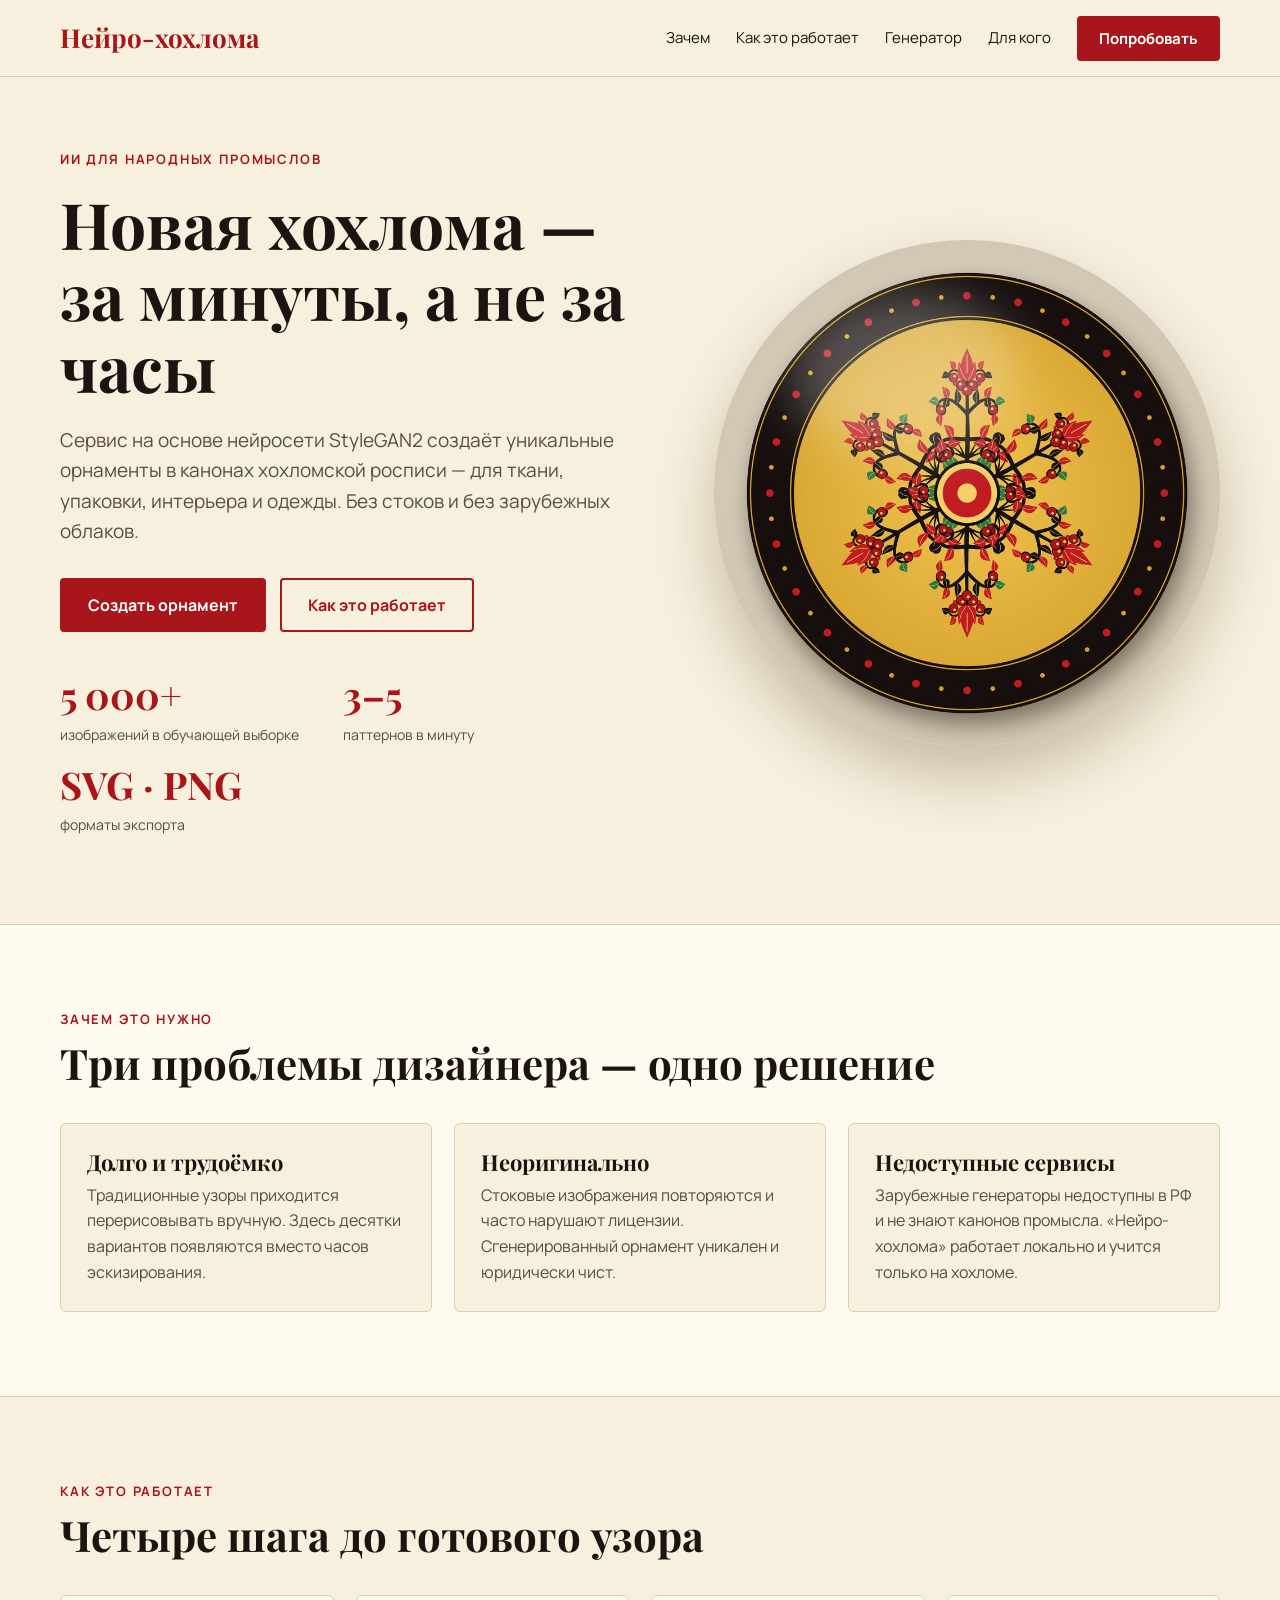
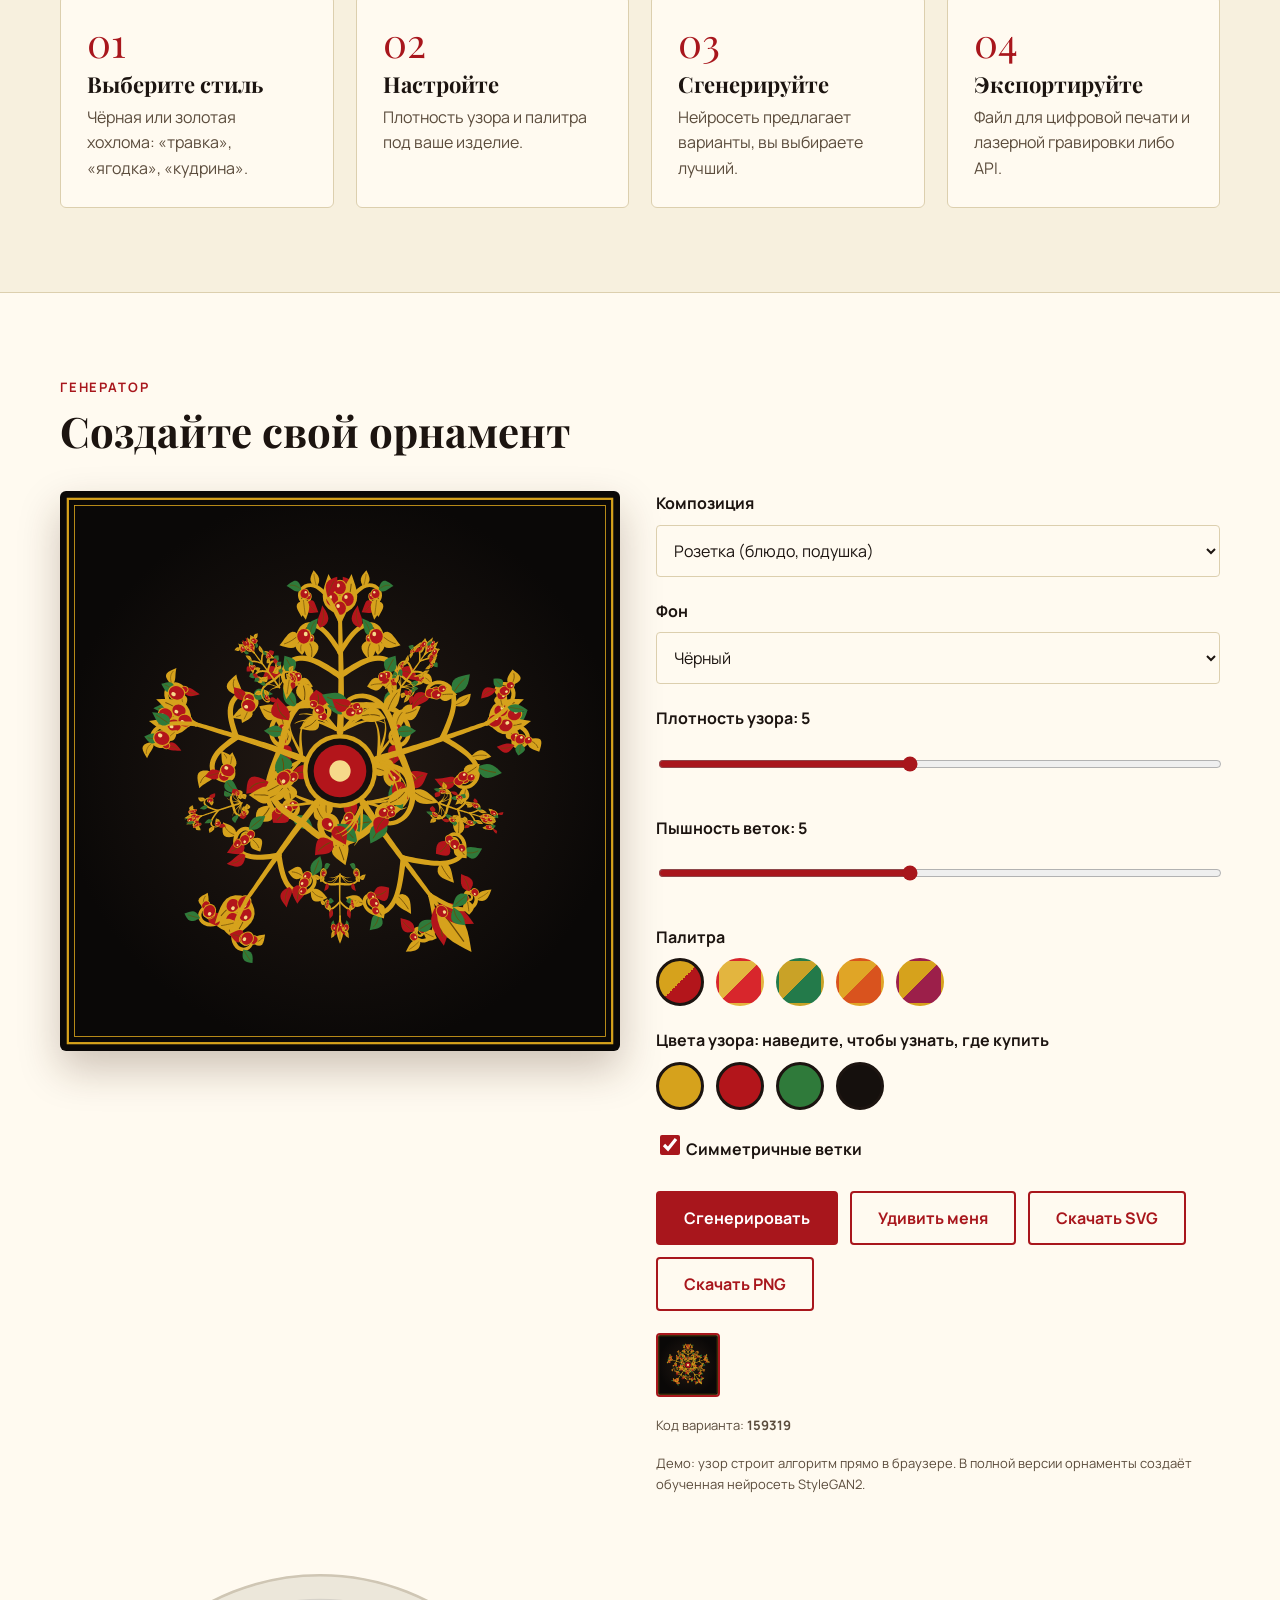
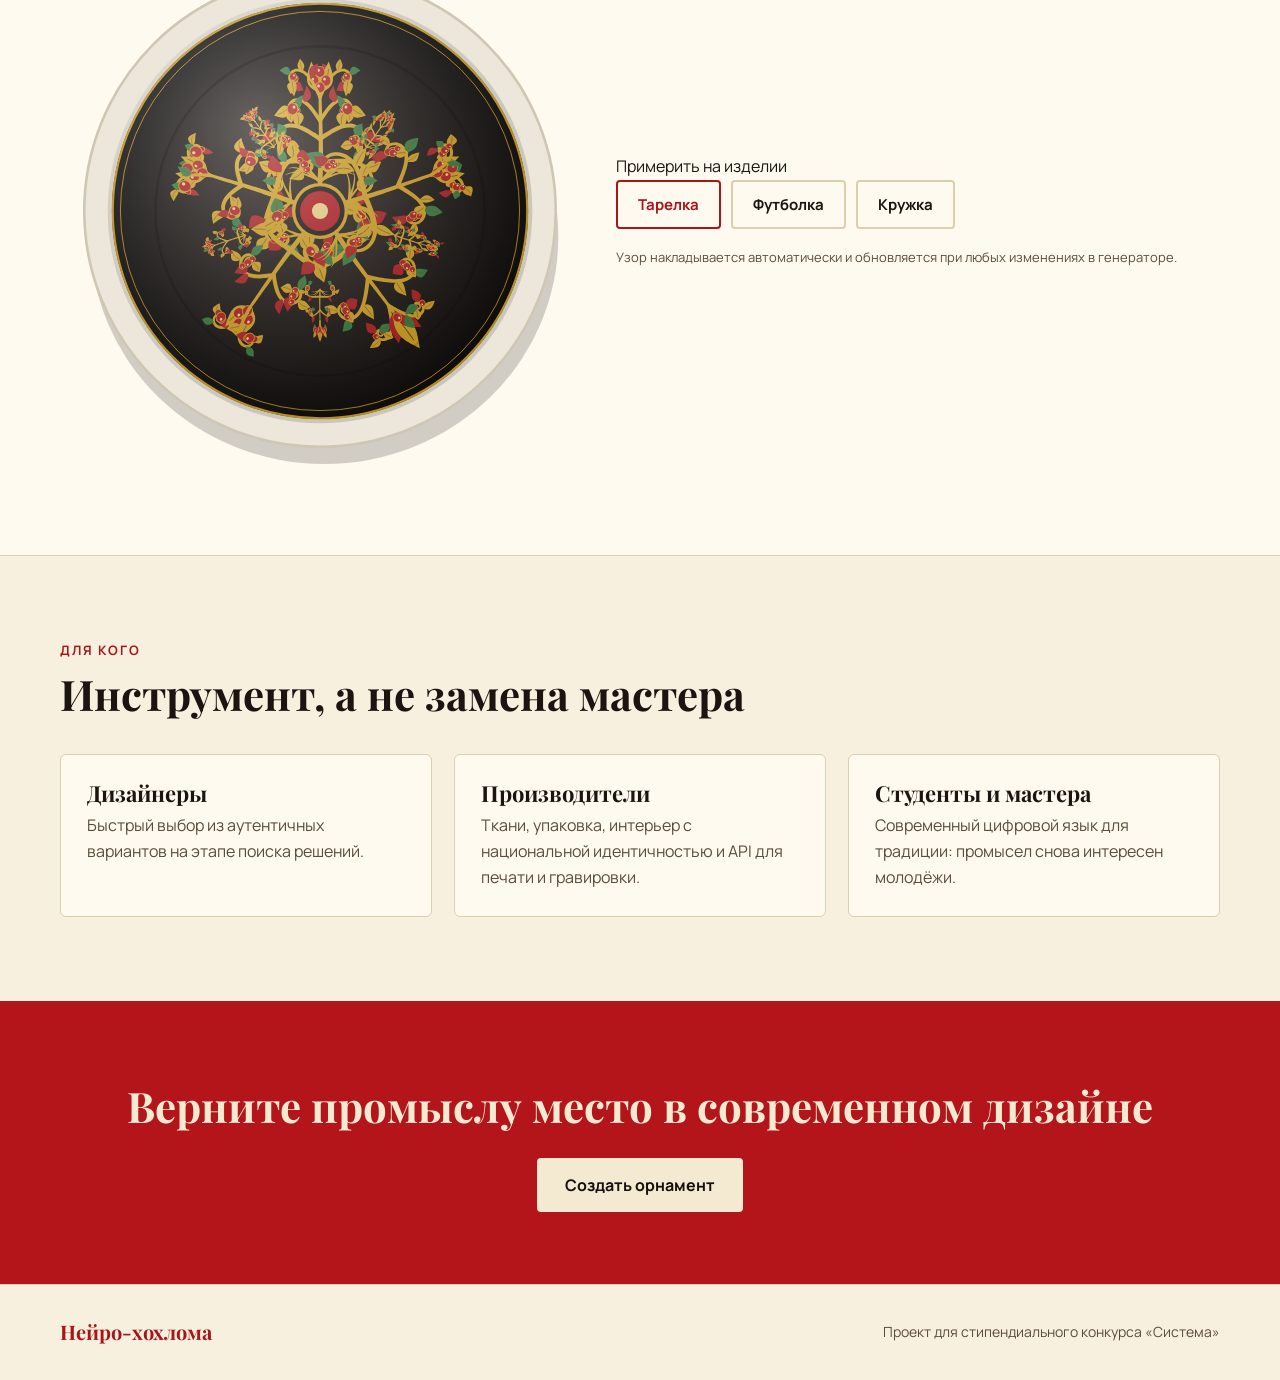
<file: index-single-file.html>
<!doctype html>
<html lang="ru">
<head>
<meta charset="utf-8">
<meta name="viewport" content="width=device-width, initial-scale=1, viewport-fit=cover">
<meta name="description" content="Нейро-хохлома: генератор орнаментов в стилистике хохломской росписи">
<title>Нейро-хохлома — генератор хохломских орнаментов</title>
<link href="https://fonts.googleapis.com/css2?family=Playfair+Display:wght@600;700&family=Manrope:wght@400;500;700&display=swap" rel="stylesheet">
<style>
:root{--bg:#f7f0de;--fg:#1c1410;--mut:#5b4c3c;--card:#fffaf0;--line:#dccfae;--acc:#a8161c;--on:#fff;--sh:rgba(60,30,10,.25);
box-sizing:border-box;padding-top:env(safe-area-inset-top,0px);padding-bottom:env(safe-area-inset-bottom,0px)}
@media (prefers-color-scheme:dark){:root:not([data-theme="light"]){--bg:#14100e;--fg:#f4ead2;--mut:#b9ad92;--card:#1d1714;--line:#3a2d22;--acc:#d6a21c;--on:#14100e;--sh:rgba(0,0,0,.6)}}
:root[data-theme="dark"]{--bg:#14100e;--fg:#f4ead2;--mut:#b9ad92;--card:#1d1714;--line:#3a2d22;--acc:#d6a21c;--on:#14100e;--sh:rgba(0,0,0,.6)}
html{scroll-padding-top:env(safe-area-inset-top,0px);scroll-behavior:smooth}
body{margin:0;background:var(--bg);color:var(--fg);font-family:'Manrope',system-ui,sans-serif;line-height:1.6}
.in{max-width:1160px;margin:0 auto;padding:0 24px}
h1,h2,h3,.logo{font-family:'Playfair Display',Georgia,serif;font-weight:700;margin:0;line-height:1.12}
h2{font-size:clamp(30px,4.5vw,42px);margin:10px 0 36px}
h3{font-size:22px;margin:0 0 8px}
p{margin:0}
.eb{color:var(--acc);font-size:13px;letter-spacing:.14em;text-transform:uppercase;font-weight:700}
.btn{display:inline-block;padding:14px 26px;border-radius:4px;font:700 16px 'Manrope',sans-serif;text-decoration:none;border:2px solid var(--acc);cursor:pointer;background:var(--acc);color:var(--on);min-height:44px;box-sizing:border-box}
.btn.o{background:transparent;color:var(--acc)}
.btn:hover{filter:brightness(1.1)}
header{border-bottom:1px solid var(--line)}
header .in{display:flex;align-items:center;justify-content:space-between;flex-wrap:wrap;gap:12px;min-height:76px}
.logo{font-size:26px;color:var(--acc)}
nav{display:flex;align-items:center;flex-wrap:wrap;gap:6px 26px}
nav a:not(.btn){color:var(--fg);text-decoration:none;font-size:15px}
nav a:not(.btn):hover{color:var(--acc)}
.hero{padding:72px 0 88px}
.hero .in{display:flex;flex-wrap:wrap;align-items:center;gap:48px}
.hero .tx{flex:1 1 440px}
.hero h1{font-size:clamp(38px,6vw,64px);margin:18px 0 22px}
.hero .lead{font-size:19px;color:var(--mut);max-width:560px;margin-bottom:32px}
.hero .im{flex:1 1 340px;max-width:520px}
.hero img{width:100%;height:auto;display:block;border-radius:50%;box-shadow:0 30px 60px var(--sh)}
.stats{display:flex;flex-wrap:wrap;gap:20px 44px;margin-top:44px}
.num{font-family:'Playfair Display',serif;font-size:38px;font-weight:700;color:var(--acc);line-height:1}
.stats small{display:block;color:var(--mut);font-size:14px;margin-top:6px}
section.s{padding:84px 0}
section.alt{background:var(--card);border-block:1px solid var(--line)}
.grid{display:grid;grid-template-columns:repeat(auto-fit,minmax(240px,1fr));gap:22px}
.card{background:var(--card);border:1px solid var(--line);border-radius:6px;padding:26px}
.alt .card{background:var(--bg)}
.card p{color:var(--mut)}
.step{font-family:'Playfair Display',serif;font-size:40px;color:var(--acc);display:block;margin-bottom:10px;line-height:1}
.gen{display:flex;flex-wrap:wrap;gap:36px;align-items:flex-start}
#out{flex:1 1 360px;max-width:560px;aspect-ratio:1;border-radius:6px;overflow:hidden;box-shadow:0 18px 40px var(--sh);line-height:0}
#out svg{width:100%;height:100%;display:block}
.ctl{flex:1 1 300px;min-width:0}
.ctl label,.ctl .lb{display:block;font-weight:700;margin:22px 0 8px}
.ctl label:first-child{margin-top:0}
select{width:100%;padding:13px;font:16px 'Manrope',sans-serif;background:var(--card);color:var(--fg);border:1px solid var(--line);border-radius:4px;min-height:44px;box-sizing:border-box}
input[type=range]{width:100%;accent-color:var(--acc);min-height:44px}
.pals{display:flex;gap:12px}
.pals button{width:48px;height:48px;border-radius:50%;border:3px solid transparent;cursor:pointer;padding:0}
.pals button[aria-pressed=true]{border-color:var(--fg)}
.acts{display:flex;flex-wrap:wrap;gap:12px;margin-top:28px}
.var{display:flex;gap:10px;flex-wrap:wrap;margin-top:22px}
.var button{width:64px;height:64px;padding:0;border:2px solid var(--line);border-radius:4px;overflow:hidden;cursor:pointer;background:none;line-height:0}
.var button[aria-pressed=true]{border-color:var(--acc)}
.var svg{width:100%;height:100%}
.ck{display:flex;gap:10px;align-items:center;font-weight:500;margin-top:22px}.ck input{width:20px;height:20px;accent-color:var(--acc)}
.note{font-size:13px;color:var(--mut);margin-top:18px}
.cta{background:#b3151b;color:#f4ead2;text-align:center;padding:72px 0}
.cta h2{margin-bottom:28px}
.cta .btn{background:#f4ead2;color:#14100e;border-color:#f4ead2}
footer{padding:36px 0;border-top:1px solid var(--line);color:var(--mut);font-size:14px}
footer .in{display:flex;flex-wrap:wrap;justify-content:space-between;gap:12px}
.mock{display:flex;flex-wrap:wrap;gap:36px;align-items:center;margin-top:56px}
#mk{flex:1 1 360px;max-width:520px;line-height:0}#mk svg{width:100%;height:auto}
.mkc{flex:1 1 280px}
.tabs{display:flex;gap:10px;flex-wrap:wrap;margin-bottom:14px}.tabs button{padding:12px 20px;border:2px solid var(--line);background:var(--card);color:var(--fg);border-radius:4px;font:700 15px 'Manrope',sans-serif;cursor:pointer;min-height:44px}.tabs button[aria-pressed=true]{border-color:var(--acc);color:var(--acc)}
.cols{position:relative;display:flex;gap:12px;flex-wrap:wrap}.cols>button,.shc button{width:48px;height:48px;border-radius:50%;border:3px solid var(--fg);cursor:pointer;padding:0}
.shc{display:flex;gap:12px;margin:14px 0}.shc button[aria-pressed=true]{outline:3px solid var(--acc);outline-offset:2px}
#tip{position:absolute;left:0;top:60px;z-index:5;width:min(360px,88vw);max-height:70vh;overflow:auto;background:var(--card);color:var(--fg);border:1px solid var(--line);border-radius:6px;padding:16px;box-shadow:0 12px 30px var(--sh);line-height:1.4;font-size:14px}
#tip a{color:var(--acc);font-weight:700}#tip ul{margin:8px 0;padding-left:18px}
.tsw{display:flex;gap:12px;align-items:center}.tsw i{width:44px;height:44px;border-radius:6px;border:1px solid var(--line);flex:none}
</style>
</head>
<body>
<header><div class="in"><div class="logo">Нейро-хохлома</div>
<nav><a href="#why">Зачем</a><a href="#how">Как это работает</a><a href="#gen">Генератор</a><a href="#who">Для кого</a><a class="btn" href="#gen" style="padding:10px 20px;font-size:15px">Попробовать</a></nav></div></header>

<main>
<section class="hero"><div class="in">
<div class="tx"><div class="eb">ИИ для народных промыслов</div>
<h1>Новая хохлома — за минуты, а не за часы</h1>
<p class="lead">Сервис на основе нейросети StyleGAN2 создаёт уникальные орнаменты в канонах хохломской росписи — для ткани, упаковки, интерьера и одежды. Без стоков и без зарубежных облаков.</p>
<div style="display:flex;flex-wrap:wrap;gap:14px"><a class="btn" href="#gen">Создать орнамент</a><a class="btn o" href="#how">Как это работает</a></div>
<div class="stats"><div><span class="num">5 000+</span><small>изображений в обучающей выборке</small></div><div><span class="num">3–5</span><small>паттернов в минуту</small></div><div><span class="num">SVG · PNG</span><small>форматы экспорта</small></div></div></div>
<div class="im"><img src="[data-uri]" alt="Хохломское блюдо с орнаментом, созданным по канону росписи" width="520" height="520"></div>
</div></section>

<section class="s alt" id="why"><div class="in"><div class="eb">Зачем это нужно</div><h2>Три проблемы дизайнера — одно решение</h2>
<div class="grid">
<div class="card"><h3>Долго и трудоёмко</h3><p>Традиционные узоры приходится перерисовывать вручную. Здесь десятки вариантов появляются вместо часов эскизирования.</p></div>
<div class="card"><h3>Неоригинально</h3><p>Стоковые изображения повторяются и часто нарушают лицензии. Сгенерированный орнамент уникален и юридически чист.</p></div>
<div class="card"><h3>Недоступные сервисы</h3><p>Зарубежные генераторы недоступны в РФ и не знают канонов промысла. «Нейро-хохлома» работает локально и учится только на хохломе.</p></div>
</div></div></section>

<section class="s" id="how"><div class="in"><div class="eb">Как это работает</div><h2>Четыре шага до готового узора</h2>
<div class="grid">
<div class="card"><span class="step">01</span><h3>Выберите стиль</h3><p>Чёрная или золотая хохлома: «травка», «ягодка», «кудрина».</p></div>
<div class="card"><span class="step">02</span><h3>Настройте</h3><p>Плотность узора и палитра под ваше изделие.</p></div>
<div class="card"><span class="step">03</span><h3>Сгенерируйте</h3><p>Нейросеть предлагает варианты, вы выбираете лучший.</p></div>
<div class="card"><span class="step">04</span><h3>Экспортируйте</h3><p>Файл для цифровой печати и лазерной гравировки либо API.</p></div>
</div></div></section>

<section class="s alt" id="gen"><div class="in"><div class="eb">Генератор</div><h2>Создайте свой орнамент</h2>
<div class="gen">
<div id="out" role="img" aria-label="Сгенерированный хохломской орнамент"></div>
<div class="ctl">
<label for="cp">Композиция</label>
<select id="cp"><option value="rose">Розетка (блюдо, подушка)</option><option value="branch">Ветка в рамке</option><option value="repeat">Рапорт для ткани</option><option value="scatter">Россыпь</option></select>
<label for="st">Фон</label>
<select id="st"><option value="black">Чёрный</option><option value="gold">Золотой</option><option value="red">Алый</option><option value="cream">Кремовый</option></select>
<label for="dn">Плотность узора: <span id="dv">5</span></label>
<input id="dn" type="range" min="1" max="10" value="5">
<label for="ls">Пышность веток: <span id="lv">5</span></label>
<input id="ls" type="range" min="1" max="10" value="5">
<div class="lb" id="pl">Палитра</div>
<div class="pals" role="group" aria-labelledby="pl">
<button type="button" data-p="classic" aria-label="Классика" aria-pressed="true" style="background:linear-gradient(135deg,#d6a21c 50%,#b3151b 50%)"></button>
<button type="button" data-p="scarlet" aria-label="Алая" aria-pressed="false" style="background:linear-gradient(135deg,#e3b53f 50%,#d8262c 50%)"></button>
<button type="button" data-p="forest" aria-label="Лесная" aria-pressed="false" style="background:linear-gradient(135deg,#c9a227 50%,#237a4a 50%)"></button>
<button type="button" data-p="amber" aria-label="Янтарная" aria-pressed="false" style="background:linear-gradient(135deg,#e0a526 50%,#d9531e 50%)"></button>
<button type="button" data-p="berry" aria-label="Ягодная" aria-pressed="false" style="background:linear-gradient(135deg,#d6a21c 50%,#9c1f4a 50%)"></button>
</div>
<div class="lb">Цвета узора: наведите, чтобы узнать, где купить</div>
<div class="cols" id="cols"></div>
<label class="ck"><input type="checkbox" id="sy" checked> Симметричные ветки</label>
<div class="acts"><button class="btn" id="go" type="button">Сгенерировать</button><button class="btn o" id="rnd" type="button">Удивить меня</button><button class="btn o" id="dsvg" type="button">Скачать SVG</button><button class="btn o" id="dpng" type="button">Скачать PNG</button></div>
<div class="var" id="var" aria-label="Последние варианты"></div>
<p class="note">Код варианта: <b id="sd"></b></p>
<p class="note" id="msg">Демо: узор строит алгоритм прямо в браузере. В полной версии орнаменты создаёт обученная нейросеть StyleGAN2.</p>
</div></div>
<div class="mock"><div id="mk" role="img" aria-label="Узор на изделии"></div>
<div class="mkc"><div class="lb">Примерить на изделии</div>
<div class="tabs" id="tabs"><button type="button" data-i="plate" aria-pressed="true">Тарелка</button><button type="button" data-i="shirt" aria-pressed="false">Футболка</button><button type="button" data-i="mug" aria-pressed="false">Кружка</button></div>
<div id="shw" hidden><div class="lb" style="margin:0">Цвет футболки</div><div class="shc" id="shc"><button type="button" data-c="#f4f1ea" aria-label="Белая" aria-pressed="true" style="background:#f4f1ea"></button><button type="button" data-c="#1c1c1c" aria-label="Чёрная" aria-pressed="false" style="background:#1c1c1c"></button><button type="button" data-c="#8a8f98" aria-label="Серая" aria-pressed="false" style="background:#8a8f98"></button><button type="button" data-c="#e8dcc0" aria-label="Кремовая" aria-pressed="false" style="background:#e8dcc0"></button></div></div>
<p class="note">Узор накладывается автоматически и обновляется при любых изменениях в генераторе.</p></div></div>
</div></section>

<section class="s" id="who"><div class="in"><div class="eb">Для кого</div><h2>Инструмент, а не замена мастера</h2>
<div class="grid">
<div class="card"><h3>Дизайнеры</h3><p>Быстрый выбор из аутентичных вариантов на этапе поиска решений.</p></div>
<div class="card"><h3>Производители</h3><p>Ткани, упаковка, интерьер с национальной идентичностью и API для печати и гравировки.</p></div>
<div class="card"><h3>Студенты и мастера</h3><p>Современный цифровой язык для традиции: промысел снова интересен молодёжи.</p></div>
</div></div></section>

<section class="cta"><div class="in"><h2>Верните промыслу место в современном дизайне</h2><a class="btn" href="#gen">Создать орнамент</a></div></section>
</main>
<footer><div class="in"><span class="logo" style="font-size:20px">Нейро-хохлома</span><span>Проект для стипендиального конкурса «Система»</span></div></footer>

<script>
(function(){
const f=n=>Math.round(n*10)/10,R=Math.PI/180,cl=(v,a,b)=>Math.max(a,Math.min(b,v));
const PAL={classic:['#d6a21c','#b3151b','#2f7a3a'],scarlet:['#e3b53f','#d8262c','#7d1a1e'],forest:['#c9a227','#a8231f','#237a4a'],amber:['#e0a526','#d9531e','#3d6b3a'],berry:['#d6a21c','#9c1f4a','#2f7a58']};
function theme(st,pk){const [g,r,n]=PAL[pk],blk='#16100d',cr='#f4ead2';
 if(st==='black')return{bg:['#241a14','#0a0807'],flat:'#15100d',stem:g,leaf:pk==='forest'?[n,g,n,r]:pk==='scarlet'?[r,g,r,n]:[g,r,g,n],vein:'#6b4a08',berry:r,ring:g,hi:'#f6d98a',fr:g,rose:[g,blk,r,'#f6d98a']};
 if(st==='gold')return{bg:['#f0c75e','#c48c16'],flat:'#d9a52a',stem:blk,leaf:pk==='forest'?[n,blk,n,r]:[r,blk,r,n],vein:'#f6d98a',berry:r,ring:blk,hi:'#f6d98a',fr:blk,rose:[blk,'#f6d98a',r,'#f6d98a']};
 if(st==='red')return{bg:['#b3151b','#640c10'],flat:'#8f1519',stem:g,leaf:[cr,g,cr,n],vein:'#640c10',berry:cr,ring:g,hi:'#fff',fr:g,rose:[g,'#640c10',cr,g]};
 return{bg:['#f8f0d8','#e4d4a4'],flat:'#f1e6c8',stem:blk,leaf:[r,blk,g,n],vein:'#f8f0d8',berry:r,ring:blk,hi:'#f6d98a',fr:blk,rose:[blk,g,r,'#f8f0d8']}}
function mb(a){return function(){a|=0;a=a+0x6D2B79F5|0;let t=Math.imul(a^a>>>15,1|a);t=t+Math.imul(t^t>>>7,61|t)^t;return((t^t>>>14)>>>0)/4294967296}}
const P=a=>a.map(q=>f(q[0])+' '+f(q[1])).join('L');
function curl(x,y,a0,L,k0,k1,sg,p){const n=Math.max(20,L/1.5|0),ds=L/n;let a=a0*R,lx=x,ly=y,la=a;const o=[[x,y,a]];for(let i=0;i<n;i++){const k=k0+(k1-k0)*Math.pow(i/n,p);a+=sg*k*ds;x+=Math.cos(a)*ds;y+=Math.sin(a)*ds;if(i===n-1||Math.hypot(x-lx,y-ly)>=7||Math.abs(a-la)>=.2){o.push([x,y,a]);lx=x;ly=y;la=a}}return o}
function taper(pts,w0,w1,c){const l=[],r=[],n=pts.length;for(let i=0;i<n;i++){const a=pts[Math.max(0,i-1)],b=pts[Math.min(n-1,i+1)];let dx=b[0]-a[0],dy=b[1]-a[1];const d=Math.hypot(dx,dy)||1;dx/=d;dy/=d;const w=(w0+(w1-w0)*i/(n-1))/2;l.push([pts[i][0]-dy*w,pts[i][1]+dx*w]);r.push([pts[i][0]+dy*w,pts[i][1]-dx*w])}
 return`<path d="M${P(l.concat(r.reverse()))}Z" fill="${c}"/><circle cx="${f(pts[0][0])}" cy="${f(pts[0][1])}" r="${f(w0/2)}" fill="${c}"/>`}
function leaf(x,y,ang,L,wd,c,v,bd,sh){sh=sh||.8;const a=ang*R,dx=Math.cos(a),dy=Math.sin(a),nx=-dy,ny=dx,l=[],r=[],m=[],n=9;for(let i=0;i<=n;i++){const t=i/n,w=wd*Math.sin(Math.PI*Math.pow(t,sh))*(1-.2*t),cx=x+dx*L*t+nx*bd*Math.sin(Math.PI*t)*L,cy=y+dy*L*t+ny*bd*Math.sin(Math.PI*t)*L;l.push([cx+nx*w,cy+ny*w]);r.push([cx-nx*w,cy-ny*w]);m.push([cx,cy])}
 return`<path d="M${P(l.concat(r.reverse()))}Z" fill="${c}"/><path d="M${P(m.slice(1,8))}" stroke="${v}" stroke-width="${f(Math.max(1.2,wd*.1))}" fill="none"/>`}
function berry(x,y,r,T){return`<circle cx="${f(x)}" cy="${f(y)}" r="${f(r+Math.max(2,r*.16))}" fill="${T.ring}"/><circle cx="${f(x)}" cy="${f(y)}" r="${f(r)}" fill="${T.berry}"/><circle cx="${f(x-r*.32)}" cy="${f(y+r*.32)}" r="${f(r*.3)}" fill="${T.hi}"/>`}
function side(T,rnd,V){const J=(v,p)=>v*(1+(rnd()-.5)*2*p),lx=V.lush;let s='',k=Math.floor(rnd()*4);
 const nC=cl(2+Math.floor(lx/4)+(rnd()<.35?1:0),2,4);
 for(let i=0;i<nC;i++){const t=nC>1?i/(nC-1):0,y=J(55+t*195,.06),a0=J(5+t*68,.15),L=J(380-t*160,.1),k1=J(.13+t*.02,.18),pa=curl(0,y,a0,L,.0006+.0004*t,k1,-1,1.6+rnd());
  s+=taper(pa,15-4*t,3.5,T.stem);
  const nl=3+Math.floor(lx/4)+(rnd()<.4?1:0),lf=64-18*t;
  for(let j=0;j<nl;j++){const u=.14+.64*(j+rnd()*.5)/nl,q=pa[(u*(pa.length-1))|0];
   s+=leaf(q[0],q[1],q[2]/R+40+rnd()*28,lf*(1.1-u*.5)*J(1,.15),lf*(.24+rnd()*.12),T.leaf[k++%4],T.vein,(rnd()-.4)*.3,.6+rnd()*.5)}
  if(lx>4)for(let j=0;j<2;j++){const u=.35+.3*j+rnd()*.1,q=pa[(u*(pa.length-1))|0],d=20+rnd()*8;s+=berry(q[0]+Math.sin(q[2])*d,q[1]-Math.cos(q[2])*d,7+rnd()*4,T)}
  const e=pa[pa.length-1],ty=rnd();
  if(ty<.6)s+=berry(e[0],e[1],13+rnd()*5,T);
  else if(ty<.8)s+=leaf(e[0],e[1],e[2]/R,50,14,T.leaf[k++%4],T.vein,0,.8);
  else{s+=berry(e[0],e[1],11,T);s+=berry(e[0]+9,e[1]+16,8,T)}}
 const ng=2+(rnd()*3|0);for(let g=0;g<ng;g++)s+=taper(curl(10,6,12+g*(50/ng)+rnd()*10,J(100,.15),0,.02,-1,1.5),8,1,T.stem);return s}
function mid(T,rnd){const st=[];for(let i=0;i<=40;i++){const t=i/40;st.push([Math.sin(t*3)*5*(1-t),t*285])}
 let s=taper(st,17,9,T.stem);const v=rnd()*3|0;
 if(v===0){[[90,120,0],[62,80,2],[118,80,2]].forEach(l=>{s+=leaf(0,285,l[0],l[1],l[1]*.27,T.leaf[l[2]],T.vein,l[0]===90?0:(l[0]<90?-.1:.1))});[[-26,268],[26,268],[0,250]].forEach(b=>{s+=berry(b[0],b[1],17,T)})}
 else if(v===1){[[72,95],[108,95]].forEach(l=>{s+=leaf(0,262,l[0],l[1],24,T.leaf[2],T.vein,l[0]<90?-.1:.1,.8)});[[-20,296],[20,296],[0,322],[0,276]].forEach(b=>{s+=berry(b[0],b[1],15,T)})}
 else{[[60,95,1],[90,130,0],[120,95,1]].forEach(l=>{s+=leaf(0,282,l[0],l[1],l[1]*.25,T.leaf[l[2]],T.vein,0,.9)});s+=berry(0,300,13,T)}
 return s}
function sprig(ox,oy,rot,sc,sx,T,rnd,V){const a=side(T,rnd,V),b=mid(T,rnd),a2=V.sym?a:side(T,rnd,V);
 return`<g transform="translate(${f(ox)} ${f(oy)}) rotate(${f(-rot)})"><g transform="scale(${f(sx*sc)} ${f(-sc)})">${a}${b}</g><g transform="scale(${f(-sx*sc)} ${f(-sc)})">${a2}</g></g>`}
function gen(S,round){const {seed,comp,st,d,p,lush,sym}=S,rnd=mb(seed),T=theme(st,p),V={lush,sym},C=500,uid=[seed,comp,st,d,p,lush,sym?1:0].join('_');
 let body='',frame=true,defs=`<radialGradient id="g${uid}"><stop offset="0" stop-color="${T.bg[0]}"/><stop offset="1" stop-color="${T.bg[1]}"/></radialGradient>`,bg=`url(#g${uid})`;
 if(comp==='rose'){const N=d>5?6:5,sx=N===6?.78:.9;
  for(let k=0;k<N;k++){const an=90+k*360/N;body+=sprig(C+70*Math.cos(an*R),C-70*Math.sin(an*R),an-90,.78,sx,T,rnd,V)}
  for(let k=0;k<N;k++){const an=90+(k+.5)*360/N;
   if(d>=3)body+=sprig(C+185*Math.cos(an*R),C-185*Math.sin(an*R),an-90,.26,.9,T,rnd,V);
   if(d>=7)body+=sprig(C+335*Math.cos(an*R),C-335*Math.sin(an*R),an-90,.2,.9,T,rnd,V);
   if(d>=9)body+=sprig(C+420*Math.cos(an*R),C-420*Math.sin(an*R),an-90,.12,.9,T,rnd,V)}
  body+=`<circle cx="${C}" cy="${C}" r="66" fill="${T.rose[0]}"/><circle cx="${C}" cy="${C}" r="58" fill="${T.rose[1]}"/><circle cx="${C}" cy="${C}" r="47" fill="${T.rose[2]}"/><circle cx="${C}" cy="${C}" r="19" fill="${T.rose[3]}"/>`}
 else if(comp==='branch'){body+=sprig(C,905,0,1.38,1,T,rnd,V);
  if(d>=3)[[100,900,-45],[900,900,45],[100,100,-135],[900,100,135]].forEach(c=>{body+=sprig(c[0],c[1],c[2],.5,.85,T,rnd,V)});
  if(d>=6)[[130,660,-32],[870,660,32]].forEach(c=>{body+=sprig(c[0],c[1],c[2],.42,.85,T,rnd,V)});
  if(d>=8)[[70,480,-22],[930,480,22]].forEach(c=>{body+=sprig(c[0],c[1],c[2],.3,.85,T,rnd,V)})}
 else if(comp==='repeat'){frame=false;bg=T.flat;const cols=2+Math.floor(d/3),cw=1000/cols,sc=cw/414*.95,rows=Math.ceil(1000/cw)+1;
  defs+=`<g id="a${uid}">${sprig(0,0,0,sc,.9,T,rnd,V)}</g><g id="b${uid}">${sprig(0,0,0,sc,.9,T,rnd,V)}</g>`;
  for(let r=0;r<=rows;r++)for(let c=-1;c<=cols;c++){const x=c*cw+cw/2+(r%2)*cw/2,y=r*cw*.98+cw*.5;body+=`<use href="#${(r+c)%2?'a':'b'}${uid}" transform="translate(${f(x)} ${f(y)})"/>`}}
 else{const M=7+d*2,pl=[];for(let a=0;a<900&&pl.length<M;a++){const sc=.2+rnd()*.22,x=90+rnd()*820,y=90+rnd()*820;if(pl.every(q=>Math.hypot(q.x-x,q.y-y)>(q.sc+sc)*230))pl.push({x,y,sc,rot:rnd()*360})}
  pl.sort((a,b)=>a.sc-b.sc).forEach(q=>{body+=sprig(q.x,q.y,q.rot,q.sc,.9,T,rnd,V)})}
 if(round&&comp!=='rose'&&comp!=='repeat')body=`<g transform="translate(500 500) scale(.78) translate(-500 -500)">${body}</g>`;const fr=round?`<circle cx="500" cy="500" r="488" fill="none" stroke="${T.fr}" stroke-width="5"/><circle cx="500" cy="500" r="470" fill="none" stroke="${T.fr}" stroke-width="2"/>`:frame?`<rect x="14" y="14" width="972" height="972" fill="none" stroke="${T.fr}" stroke-width="4"/><rect x="26" y="26" width="948" height="948" fill="none" stroke="${T.fr}" stroke-width="1.5"/>`:'';
 return`<svg xmlns="http://www.w3.org/2000/svg" viewBox="0 0 1000 1000" width="1000" height="1000"><defs>${defs}${round?`<clipPath id="rc${uid}"><circle cx="500" cy="500" r="486"/></clipPath>`:''}</defs>${round?`<circle cx="500" cy="500" r="490" fill="${bg}"/><g clip-path="url(#rc${uid})">${body}</g>${fr}`:`<rect width="1000" height="1000" fill="${bg}"/>${fr}${body}`}</svg>`}

const $=id=>document.getElementById(id),pick=a=>a[Math.random()*a.length|0],ns=()=>(Math.random()*1e6)|0;
const S={seed:ns(),comp:'rose',st:'black',d:5,lush:5,p:'classic',sym:true},H=[];
const snap=()=>Object.assign({},S),TH=new Map(),thumb=h=>{const k=JSON.stringify(h);if(!TH.has(k)){if(TH.size>40)TH.clear();TH.set(k,gen(h))}return TH.get(k)};
function sync(){$('cp').value=S.comp;$('st').value=S.st;$('dn').value=S.d;$('dv').textContent=S.d;$('ls').value=S.lush;$('lv').textContent=S.lush;$('sy').checked=S.sym;$('sd').textContent=S.seed;document.querySelectorAll('.pals button').forEach(b=>b.setAttribute('aria-pressed',b.dataset.p===S.p))}
function show(){$('out').innerHTML=gen(S);sync();mock();cols();$('var').innerHTML='';H.forEach(h=>{const b=document.createElement('button');b.type='button';b.setAttribute('aria-label','Вариант '+h.seed);b.setAttribute('aria-pressed',JSON.stringify(h)===JSON.stringify(S));b.innerHTML=thumb(h);b.onclick=()=>{Object.assign(S,h);show()};$('var').appendChild(b)})}
function push(){const s=snap();H.splice(0,H.length,s,...H.filter(h=>h.seed!==s.seed||h.comp!==s.comp).slice(0,5))}
function upd(k,v){S[k]=v;const i=H.findIndex(h=>h.seed===S.seed);if(i>=0)H[i]=snap();show()}

const FAM=[{n:'Красный',h:'#b3151b',s:[['OBI','OBI Color Voll- und Abtönfarbe 250 ml Rot, 5,59 €','https://www.obi.de/p/1522341/obi-color-voll-und-abtoenfarbe-250-ml-rot'],['OBI','Lukas Cryl Terzia Acrylfarbe 125 ml Primär-Rot, 6,49 €','https://www.obi.de/p/6480057/lukas-cryl-terzia-acrylfarbe-studien-qualitaet-125-ml-primaer-rot'],['Hornbach','Acrylfarbe karmesinrot 200 ml','https://www.hornbach.de/p/acrylfarbe-karmesinrot-200-ml/7301883/']]},
{n:'Тёмно-красный',h:'#7d1a1e',s:[['OBI','OBI Color Voll- und Abtönfarbe 250 ml Dunkelrot','https://www.obi.de/p/1522283/obi-color-voll-und-abtoenfarbe-250-ml-dunkelrot']]},
{n:'Зелёный',h:'#2f7a3a',s:[['OBI','OBI Color Voll- und Abtönfarbe 250 ml Grün, 5,59 €','https://www.obi.de/p/1522770/obi-color-voll-und-abtoenfarbe-250-ml-gruen']]},
{n:'Золотисто-жёлтый',h:'#d6a21c',s:[['OBI','каталог красок для тонирования (есть Gold-Gelb)','https://www.obi.ch/innenfarben/abtoenfarben/c/2995']]},
{n:'Оранжевый',h:'#d9531e',s:[['OBI','каталог красок для тонирования (есть Gelb-Orange)','https://www.obi.ch/innenfarben/abtoenfarben/c/2995']]},
{n:'Чёрный',h:'#16100d',s:[['Kaufland (продавец HORNBACH)','MIXOL Abtönkonzentrat 1 schwarz 20 ml, 3,45 €','https://www.kaufland.de/product/451163120/']]},
{n:'Белый, кремовый',h:'#f1e6c8',s:[['OBI','OBI Color Voll- und Abtönfarbe 500 ml Weiß','https://www.obi.de/p/7686439/obi-color-voll-und-abtoenfarbe-500-ml-weiss']]}];
const hx=h=>[1,3,5].map(i=>parseInt(h.slice(i,i+2),16));
const fam=h=>{const c=hx(h);return FAM.reduce((a,f)=>{const d=hx(f.h).reduce((s,v,i)=>s+(v-c[i])**2,0);return d<a.d?{f,d}:a},{d:1e9}).f};
const tip=document.createElement('div');tip.id='tip';tip.hidden=true;let tt;
tip.onpointerenter=()=>clearTimeout(tt);tip.onpointerleave=()=>{tt=setTimeout(()=>tip.hidden=true,350)};
function showTip(b){const h=b.dataset.h,f=fam(h),c=hx(h),q=encodeURIComponent('краска акриловая '+f.n.toLowerCase());
 tip.innerHTML=`<div class="tsw"><i style="background:${h}"></i><div><b>${f.n}</b><br>${h.toUpperCase()} · RGB ${c.join(', ')}</div></div><div style="margin-top:10px;font-weight:700">Европа (OBI, Hornbach и др.):</div><ul>${f.s.map(s=>`<li>${s[0]}: <a href="${s[2]}" target="_blank" rel="noopener">${s[1]}</a></li>`).join('')}</ul><div style="font-weight:700">Магазины в России:</div><ul>${[['Лемана ПРО: каталог красок, колеровка онлайн','https://lemanapro.ru/catalogue/kraski/'],['Лемана ПРО: поиск','https://lemanapro.ru/search/?q='+q],['Ozon','https://www.ozon.ru/search/?text='+q],['Wildberries','https://www.wildberries.ru/catalog/0/search.aspx?search='+q],['Яндекс Маркет','https://market.yandex.ru/search?text='+q]].map(s=>`<li><a href="${s[1]}" target="_blank" rel="noopener">${s[0]}</a></li>`).join('')}</ul><div>Другие страны: <a href="https://www.google.com/search?tbm=shop&q=${q}" target="_blank" rel="noopener">Google Покупки</a></div><p class="note" style="margin-top:8px">Показан ближайший оттенок, цвет краски может отличаться от экрана. Цены и наличие смотрите на сайте магазина.</p>`;tip.hidden=false}
function cols(){const box=$('cols');box.innerHTML='';[...new Set(PAL[S.p].concat(theme(S.st,S.p).flat))].forEach(h=>{const b=document.createElement('button');b.type='button';b.dataset.h=h;b.style.background=h;b.setAttribute('aria-label','Цвет '+h+': где купить');
 b.onpointerenter=()=>{clearTimeout(tt);showTip(b)};b.onpointerleave=()=>{tt=setTimeout(()=>tip.hidden=true,350)};b.onfocus=()=>showTip(b);b.onclick=()=>showTip(b);box.appendChild(b)});box.appendChild(tip)}
let MI='plate',SC='#f4f1ea';
function mock(){const u='data:image/svg+xml;charset=utf-8,'+encodeURIComponent(gen(S,MI==='plate')),im=(x,y,w,hh,cp)=>`<image href="${u}" x="${x}" y="${y}" width="${w}" height="${hh}"${cp?` clip-path="url(#${cp})"`:''}/>`;let b='';
 if(MI==='plate')b=`<ellipse cx="305" cy="330" rx="270" ry="262" fill="rgba(0,0,0,.18)"/><circle cx="300" cy="300" r="272" fill="#ece7da" stroke="#cfc6b4" stroke-width="3"/><clipPath id="cp"><circle cx="300" cy="300" r="245"/></clipPath>${im(55,55,490,490,'cp')}<circle cx="300" cy="300" r="245" fill="url(#gl)"/><circle cx="300" cy="300" r="190" fill="none" stroke="rgba(0,0,0,.12)" stroke-width="3"/>`;
 else if(MI==='shirt'){const p='M200 60L120 100L40 190L105 250L150 215V530H450V215L495 250L560 190L480 100L400 60Q300 120 200 60Z';b=`<ellipse cx="300" cy="545" rx="190" ry="14" fill="rgba(0,0,0,.18)"/><path d="${p}" fill="${SC}" stroke="rgba(0,0,0,.3)" stroke-width="3"/><path d="${p}" fill="url(#sh)"/>${im(205,180,190,190)}`}
 else b=`<ellipse cx="285" cy="470" rx="170" ry="16" fill="rgba(0,0,0,.18)"/><path d="M420 200C520 200 520 400 420 400" fill="none" stroke="#e4ded0" stroke-width="30"/><rect x="150" y="130" width="270" height="320" rx="22" fill="#f3efe5" stroke="#cfc6b4" stroke-width="3"/><clipPath id="cp"><rect x="170" y="180" width="230" height="230"/></clipPath>${im(170,180,230,230,'cp')}<rect x="150" y="130" width="270" height="320" rx="22" fill="url(#cy)"/>`;
 $('mk').innerHTML=`<svg xmlns="http://www.w3.org/2000/svg" viewBox="0 0 600 600"><defs><radialGradient id="gl" cx=".35" cy=".3" r=".85"><stop offset="0" stop-color="#fff" stop-opacity=".35"/><stop offset="1" stop-color="#000" stop-opacity=".14"/></radialGradient><linearGradient id="cy"><stop offset="0" stop-color="#000" stop-opacity=".28"/><stop offset=".3" stop-color="#fff" stop-opacity=".2"/><stop offset=".6" stop-color="#000" stop-opacity="0"/><stop offset="1" stop-color="#000" stop-opacity=".32"/></linearGradient><linearGradient id="sh" x1="0" x2="1"><stop offset="0" stop-color="#000" stop-opacity=".15"/><stop offset=".5" stop-color="#fff" stop-opacity=".08"/><stop offset="1" stop-color="#000" stop-opacity=".18"/></linearGradient></defs>${b}</svg>`}
document.querySelectorAll('#tabs button').forEach(b=>b.onclick=()=>{MI=b.dataset.i;document.querySelectorAll('#tabs button').forEach(x=>x.setAttribute('aria-pressed',x===b));$('shw').hidden=MI!=='shirt';mock()});
document.querySelectorAll('#shc button').forEach(b=>b.onclick=()=>{SC=b.dataset.c;document.querySelectorAll('#shc button').forEach(x=>x.setAttribute('aria-pressed',x===b));mock()});
$('go').onclick=()=>{S.seed=ns();push();show()};
$('rnd').onclick=()=>{Object.assign(S,{seed:ns(),comp:pick(['rose','branch','repeat','scatter']),st:pick(['black','gold','red','cream']),d:2+(Math.random()*9|0),lush:2+(Math.random()*9|0),p:pick(Object.keys(PAL)),sym:Math.random()<.7});push();show()};
$('cp').onchange=e=>upd('comp',e.target.value);
$('st').onchange=e=>upd('st',e.target.value);
$('dn').oninput=e=>upd('d',+e.target.value);
$('ls').oninput=e=>upd('lush',+e.target.value);
$('sy').onchange=e=>upd('sym',e.target.checked);
document.querySelectorAll('.pals button').forEach(b=>b.onclick=()=>upd('p',b.dataset.p));
push();show();

const say=t=>{$('msg').textContent=t};
function dlFile(name,data,type){const u=URL.createObjectURL(data instanceof Blob?data:new Blob([data],{type}));const a=document.createElement('a');a.href=u;a.download=name;document.body.appendChild(a);a.click();a.remove();setTimeout(()=>URL.revokeObjectURL(u),1500)}
$('dsvg').onclick=()=>dlFile('hohloma-'+S.seed+'.svg',gen(S),'image/svg+xml');
$('dpng').onclick=()=>{const im=new Image();im.onload=()=>{const c=document.createElement('canvas');c.width=c.height=2000;c.getContext('2d').drawImage(im,0,0,2000,2000);c.toBlob(b=>b?dlFile('hohloma-'+S.seed+'.png',b):say('Не удалось создать PNG.'),'image/png')};im.onerror=()=>say('Не удалось создать PNG.');im.src='data:image/svg+xml;charset=utf-8,'+encodeURIComponent(gen(S))};
})();
</script>
</body>
</html>
</file>
